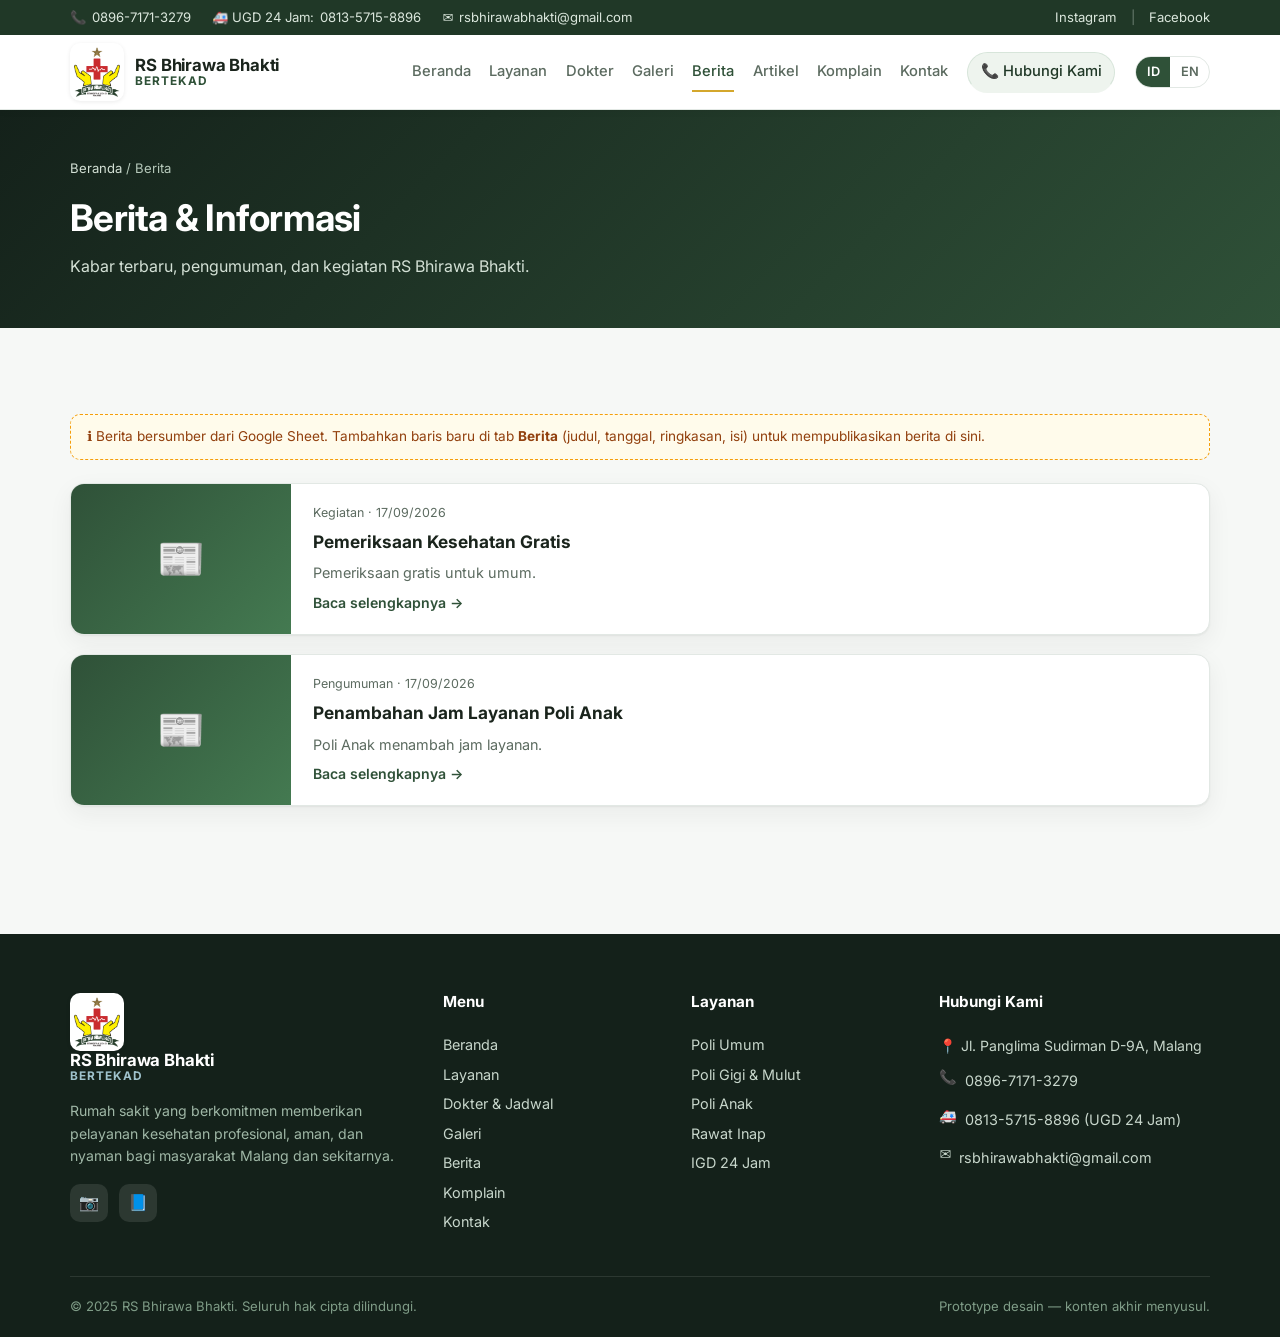
<file: berita.html>
<!DOCTYPE html>
<html lang="id">
<head>
  <meta charset="UTF-8" />
  <meta name="viewport" content="width=device-width, initial-scale=1.0" />
  <title>Berita — RS Bhirawa Bhakti</title>
  <meta name="description" content="Berita dan informasi terbaru RS Bhirawa Bhakti Malang." />
  <link rel="preconnect" href="https://fonts.googleapis.com" />
  <link rel="preconnect" href="https://fonts.gstatic.com" crossorigin />
  <link href="https://fonts.googleapis.com/css2?family=Inter:wght@400;500;600;700;800&display=swap" rel="stylesheet" />
  <link rel="stylesheet" href="assets/style.css" />
</head>
<body>

  <div class="topbar">
    <div class="container">
      <div>
        <span class="tb-item">📞 <a href="tel:089671713279">0896-7171-3279</a></span>
        <span class="tb-item">🚑 UGD 24 Jam: <a href="tel:081357158896">0813-5715-8896</a></span>
        <span class="tb-item">✉️ <a href="mailto:rsbhirawabhakti@gmail.com">rsbhirawabhakti@gmail.com</a></span>
      </div>
      <div class="tb-right">
        <a href="https://www.instagram.com/rs_bhirawa_bhakti/" target="_blank" rel="noopener">Instagram</a>
        <span class="sep">|</span>
        <a href="https://www.facebook.com/share/18qV29v5Db/?mibextid=wwXIfr" target="_blank" rel="noopener">Facebook</a>
      </div>
    </div>
  </div>

  <header class="site-header">
    <div class="container header-inner">
      <a href="index.html" class="brand">
        <span class="brand-logo"><img src="assets/logo.png" alt="Logo RS Bhirawa Bhakti"></span>
        <span class="brand-text">
          <strong>RS Bhirawa Bhakti</strong>
          <small>BERTEKAD</small>
        </span>
      </a>
      <nav class="main-nav" id="mainNav">
        <a href="index.html">Beranda</a>
        <a href="index.html#layanan">Layanan</a>
        <a href="dokter.html">Dokter</a>
        <a href="galeri.html">Galeri</a>
        <a href="berita.html" class="active">Berita</a>
        <a href="index.html#artikel">Artikel</a>
        <a href="komplain.html">Komplain</a>
        <a href="kontak.html">Kontak</a>
        <a href="tel:089671713279" class="nav-phone">📞 Hubungi Kami</a>
      </nav>
      <div class="lang-switch"><span class="lang active">ID</span><span class="lang" title="Segera">EN</span></div>
      <button class="nav-toggle" id="navToggle" aria-label="Buka menu">☰</button>
    </div>
  </header>

  <section class="page-hero">
    <div class="container">
      <div class="breadcrumb"><a href="index.html">Beranda</a> / Berita</div>
      <h1>Berita &amp; Informasi</h1>
      <p>Kabar terbaru, pengumuman, dan kegiatan RS Bhirawa Bhakti.</p>
    </div>
  </section>

  <section class="section">
    <div class="container">
      <div class="note-placeholder">ℹ️ Berita bersumber dari Google Sheet. Tambahkan baris baru di tab <b>Berita</b> (judul, tanggal, ringkasan, isi) untuk mempublikasikan berita di sini.</div>

      <!-- BERITA:MULAI -->
<div class="news-list">
<div class="card news-card" data-berita="0" role="button" tabindex="0">
  <div class="news-thumb">📰</div>
  <div class="news-body">
    <span class="meta">Kegiatan · 17/09/2026</span>
    <h3>Pemeriksaan Kesehatan Gratis</h3>
    <p>Pemeriksaan gratis untuk umum.</p>
    <span class="more">Baca selengkapnya →</span>
  </div>
</div>
<div class="card news-card" data-berita="1" role="button" tabindex="0">
  <div class="news-thumb">📰</div>
  <div class="news-body">
    <span class="meta">Pengumuman · 17/09/2026</span>
    <h3>Penambahan Jam Layanan Poli Anak</h3>
    <p>Poli Anak menambah jam layanan.</p>
    <span class="more">Baca selengkapnya →</span>
  </div>
</div>
</div>
<script>window.BERITA_DATA = [{"judul": "Pemeriksaan Kesehatan Gratis", "tanggal": "17/09/2026", "kategori": "Kegiatan", "ringkasan": "Pemeriksaan gratis untuk umum.", "isi": "Pemeriksaan gratis di RS Bhirawa Bhakti.Syarat: bawa KTP.", "foto": ""}, {"judul": "Penambahan Jam Layanan Poli Anak", "tanggal": "17/09/2026", "kategori": "Pengumuman", "ringkasan": "Poli Anak menambah jam layanan.", "isi": "Mulai bulan ini Poli Anak melayani lebih lama.", "foto": ""}];</script>
      <!-- BERITA:SELESAI -->
    </div>
  </section>

  <footer class="site-footer">
    <div class="container">
      <div class="foot-grid">
        <div class="foot-brand">
          <a href="index.html" class="brand" style="color:#fff;">
            <span class="brand-logo"><img src="assets/logo.png" alt="Logo RS Bhirawa Bhakti"></span>
            <span class="brand-text">
              <strong style="color:#fff;">RS Bhirawa Bhakti</strong>
              <small style="color:#9fc2cc;">BERTEKAD</small>
            </span>
          </a>
          <p>Rumah sakit yang berkomitmen memberikan pelayanan kesehatan profesional, aman, dan nyaman bagi masyarakat Malang dan sekitarnya.</p>
          <div class="social-row">
            <a href="https://www.instagram.com/rs_bhirawa_bhakti/" target="_blank" rel="noopener" title="Instagram">📷</a>
            <a href="https://www.facebook.com/share/18qV29v5Db/?mibextid=wwXIfr" target="_blank" rel="noopener" title="Facebook">📘</a>
          </div>
        </div>
        <div>
          <h4>Menu</h4>
          <a href="index.html">Beranda</a>
          <a href="index.html#layanan">Layanan</a>
          <a href="dokter.html">Dokter &amp; Jadwal</a>
          <a href="galeri.html">Galeri</a>
          <a href="berita.html">Berita</a>
          <a href="komplain.html">Komplain</a>
          <a href="kontak.html">Kontak</a>
        </div>
        <div>
          <h4>Layanan</h4>
          <a href="index.html#layanan">Poli Umum</a>
          <a href="index.html#layanan">Poli Gigi &amp; Mulut</a>
          <a href="index.html#layanan">Poli Anak</a>
          <a href="index.html#layanan">Rawat Inap</a>
          <a href="index.html#layanan">IGD 24 Jam</a>
        </div>
        <div>
          <h4>Hubungi Kami</h4>
          <ul class="foot-contact">
            <li>📍 Jl. Panglima Sudirman D-9A, Malang</li>
            <li>📞 <a href="tel:089671713279">0896-7171-3279</a></li>
            <li>🚑 <a href="tel:081357158896">0813-5715-8896 (UGD 24 Jam)</a></li>
            <li>✉️ <a href="mailto:rsbhirawabhakti@gmail.com">rsbhirawabhakti@gmail.com</a></li>
          </ul>
        </div>
      </div>
      <div class="foot-bottom">
        <span>© 2025 RS Bhirawa Bhakti. Seluruh hak cipta dilindungi.</span>
        <span>Prototype desain — konten akhir menyusul.</span>
      </div>
    </div>
  </footer>

  <!-- Modal berita (diisi JS dari window.BERITA_DATA) -->
  <div class="modal-overlay" id="beritaModal" hidden>
    <div class="modal modal-wide" role="dialog" aria-modal="true" aria-labelledby="bJudul">
      <button class="modal-close" id="beritaModalClose" aria-label="Tutup">✕</button>
      <div class="modal-photo" id="bFoto" hidden></div>
      <div class="modal-info" id="bMeta" hidden>
        <span class="mi-value" id="bMetaVal"></span>
      </div>
      <h3 id="bJudul"></h3>
      <div class="modal-article" id="bIsi"></div>
    </div>
  </div>

  <script src="assets/main.js"></script>
</body>
</html>
</file>
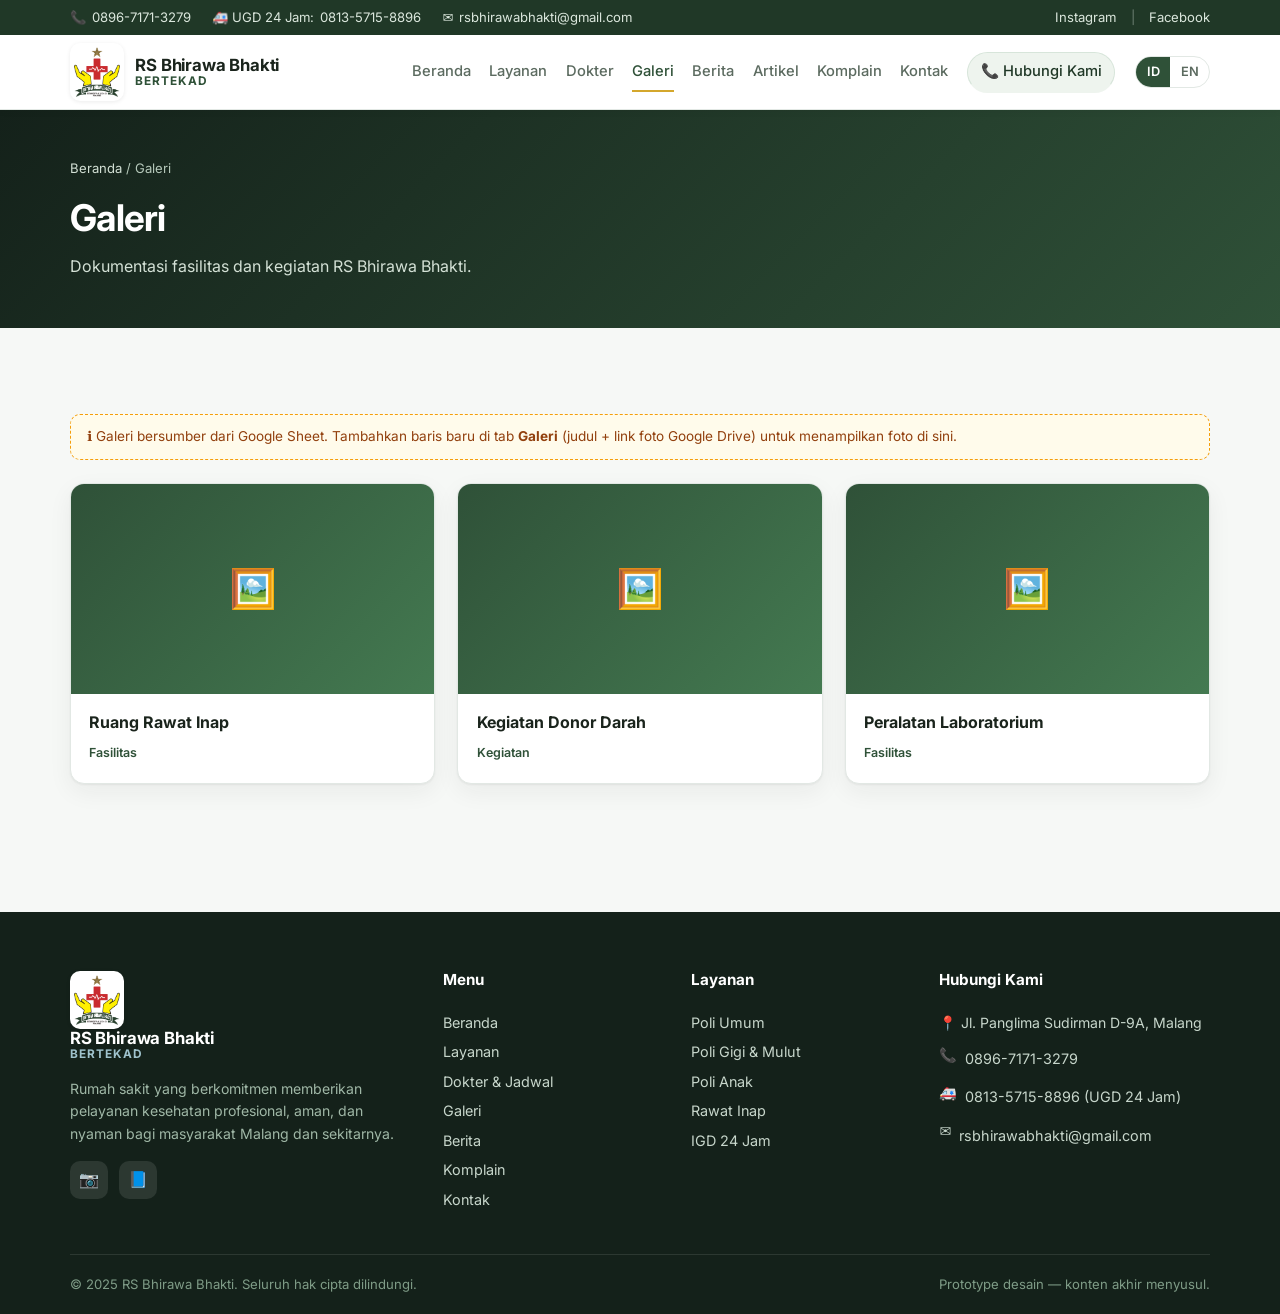
<file: galeri.html>
<!DOCTYPE html>
<html lang="id">
<head>
  <meta charset="UTF-8" />
  <meta name="viewport" content="width=device-width, initial-scale=1.0" />
  <title>Galeri — RS Bhirawa Bhakti</title>
  <meta name="description" content="Galeri foto fasilitas dan kegiatan RS Bhirawa Bhakti Malang." />
  <link rel="preconnect" href="https://fonts.googleapis.com" />
  <link rel="preconnect" href="https://fonts.gstatic.com" crossorigin />
  <link href="https://fonts.googleapis.com/css2?family=Inter:wght@400;500;600;700;800&display=swap" rel="stylesheet" />
  <link rel="stylesheet" href="assets/style.css" />
</head>
<body>

  <div class="topbar">
    <div class="container">
      <div>
        <span class="tb-item">📞 <a href="tel:089671713279">0896-7171-3279</a></span>
        <span class="tb-item">🚑 UGD 24 Jam: <a href="tel:081357158896">0813-5715-8896</a></span>
        <span class="tb-item">✉️ <a href="mailto:rsbhirawabhakti@gmail.com">rsbhirawabhakti@gmail.com</a></span>
      </div>
      <div class="tb-right">
        <a href="https://www.instagram.com/rs_bhirawa_bhakti/" target="_blank" rel="noopener">Instagram</a>
        <span class="sep">|</span>
        <a href="https://www.facebook.com/share/18qV29v5Db/?mibextid=wwXIfr" target="_blank" rel="noopener">Facebook</a>
      </div>
    </div>
  </div>

  <header class="site-header">
    <div class="container header-inner">
      <a href="index.html" class="brand">
        <span class="brand-logo"><img src="assets/logo.png" alt="Logo RS Bhirawa Bhakti"></span>
        <span class="brand-text">
          <strong>RS Bhirawa Bhakti</strong>
          <small>BERTEKAD</small>
        </span>
      </a>
      <nav class="main-nav" id="mainNav">
        <a href="index.html">Beranda</a>
        <a href="index.html#layanan">Layanan</a>
        <a href="dokter.html">Dokter</a>
        <a href="galeri.html" class="active">Galeri</a>
        <a href="berita.html">Berita</a>
        <a href="index.html#artikel">Artikel</a>
        <a href="komplain.html">Komplain</a>
        <a href="kontak.html">Kontak</a>
        <a href="tel:089671713279" class="nav-phone">📞 Hubungi Kami</a>
      </nav>
      <div class="lang-switch"><span class="lang active">ID</span><span class="lang" title="Segera">EN</span></div>
      <button class="nav-toggle" id="navToggle" aria-label="Buka menu">☰</button>
    </div>
  </header>

  <section class="page-hero">
    <div class="container">
      <div class="breadcrumb"><a href="index.html">Beranda</a> / Galeri</div>
      <h1>Galeri</h1>
      <p>Dokumentasi fasilitas dan kegiatan RS Bhirawa Bhakti.</p>
    </div>
  </section>

  <section class="section">
    <div class="container">
      <div class="note-placeholder">ℹ️ Galeri bersumber dari Google Sheet. Tambahkan baris baru di tab <b>Galeri</b> (judul + link foto Google Drive) untuk menampilkan foto di sini.</div>

      <!-- GALERI:MULAI -->
<div class="gallery-grid">
<div class="card gallery-item" data-galeri="0" role="button" tabindex="0">
  <div class="gallery-thumb">🖼️</div>
  <div class="gallery-cap">
    <h3>Ruang Rawat Inap</h3>
    <span class="gallery-cat">Fasilitas</span>
  </div>
</div>
<div class="card gallery-item" data-galeri="1" role="button" tabindex="0">
  <div class="gallery-thumb">🖼️</div>
  <div class="gallery-cap">
    <h3>Kegiatan Donor Darah</h3>
    <span class="gallery-cat">Kegiatan</span>
  </div>
</div>
<div class="card gallery-item" data-galeri="2" role="button" tabindex="0">
  <div class="gallery-thumb">🖼️</div>
  <div class="gallery-cap">
    <h3>Peralatan Laboratorium</h3>
    <span class="gallery-cat">Fasilitas</span>
  </div>
</div>
</div>
<script>window.GALERI_DATA = [{"judul": "Ruang Rawat Inap", "kategori": "Fasilitas", "deskripsi": "Kamar perawatan yang nyaman.", "tanggal": "17/09/2026", "foto": ""}, {"judul": "Kegiatan Donor Darah", "kategori": "Kegiatan", "deskripsi": "Kegiatan donor darah rutin.", "tanggal": "17/09/2026", "foto": ""}, {"judul": "Peralatan Laboratorium", "kategori": "Fasilitas", "deskripsi": "Peralatan laboratorium modern.", "tanggal": "17/09/2026", "foto": ""}];</script>
      <!-- GALERI:SELESAI -->
    </div>
  </section>

  <footer class="site-footer">
    <div class="container">
      <div class="foot-grid">
        <div class="foot-brand">
          <a href="index.html" class="brand" style="color:#fff;">
            <span class="brand-logo"><img src="assets/logo.png" alt="Logo RS Bhirawa Bhakti"></span>
            <span class="brand-text">
              <strong style="color:#fff;">RS Bhirawa Bhakti</strong>
              <small style="color:#9fc2cc;">BERTEKAD</small>
            </span>
          </a>
          <p>Rumah sakit yang berkomitmen memberikan pelayanan kesehatan profesional, aman, dan nyaman bagi masyarakat Malang dan sekitarnya.</p>
          <div class="social-row">
            <a href="https://www.instagram.com/rs_bhirawa_bhakti/" target="_blank" rel="noopener" title="Instagram">📷</a>
            <a href="https://www.facebook.com/share/18qV29v5Db/?mibextid=wwXIfr" target="_blank" rel="noopener" title="Facebook">📘</a>
          </div>
        </div>
        <div>
          <h4>Menu</h4>
          <a href="index.html">Beranda</a>
          <a href="index.html#layanan">Layanan</a>
          <a href="dokter.html">Dokter &amp; Jadwal</a>
          <a href="galeri.html">Galeri</a>
          <a href="berita.html">Berita</a>
          <a href="komplain.html">Komplain</a>
          <a href="kontak.html">Kontak</a>
        </div>
        <div>
          <h4>Layanan</h4>
          <a href="index.html#layanan">Poli Umum</a>
          <a href="index.html#layanan">Poli Gigi &amp; Mulut</a>
          <a href="index.html#layanan">Poli Anak</a>
          <a href="index.html#layanan">Rawat Inap</a>
          <a href="index.html#layanan">IGD 24 Jam</a>
        </div>
        <div>
          <h4>Hubungi Kami</h4>
          <ul class="foot-contact">
            <li>📍 Jl. Panglima Sudirman D-9A, Malang</li>
            <li>📞 <a href="tel:089671713279">0896-7171-3279</a></li>
            <li>🚑 <a href="tel:081357158896">0813-5715-8896 (UGD 24 Jam)</a></li>
            <li>✉️ <a href="mailto:rsbhirawabhakti@gmail.com">rsbhirawabhakti@gmail.com</a></li>
          </ul>
        </div>
      </div>
      <div class="foot-bottom">
        <span>© 2025 RS Bhirawa Bhakti. Seluruh hak cipta dilindungi.</span>
        <span>Prototype desain — konten akhir menyusul.</span>
      </div>
    </div>
  </footer>

  <!-- Lightbox galeri (diisi JS dari window.GALERI_DATA) -->
  <div class="modal-overlay" id="galeriModal" hidden>
    <div class="modal modal-wide" role="dialog" aria-modal="true" aria-labelledby="gNama">
      <button class="modal-close" id="galeriModalClose" aria-label="Tutup">✕</button>
      <div class="modal-photo" id="gFoto" hidden></div>
      <h3 id="gNama"></h3>
      <div class="modal-info" id="gMeta" hidden>
        <span class="mi-value" id="gMetaVal"></span>
      </div>
      <p class="modal-desc" id="gDeskripsi"></p>
    </div>
  </div>

  <script src="assets/main.js"></script>
</body>
</html>
</file>
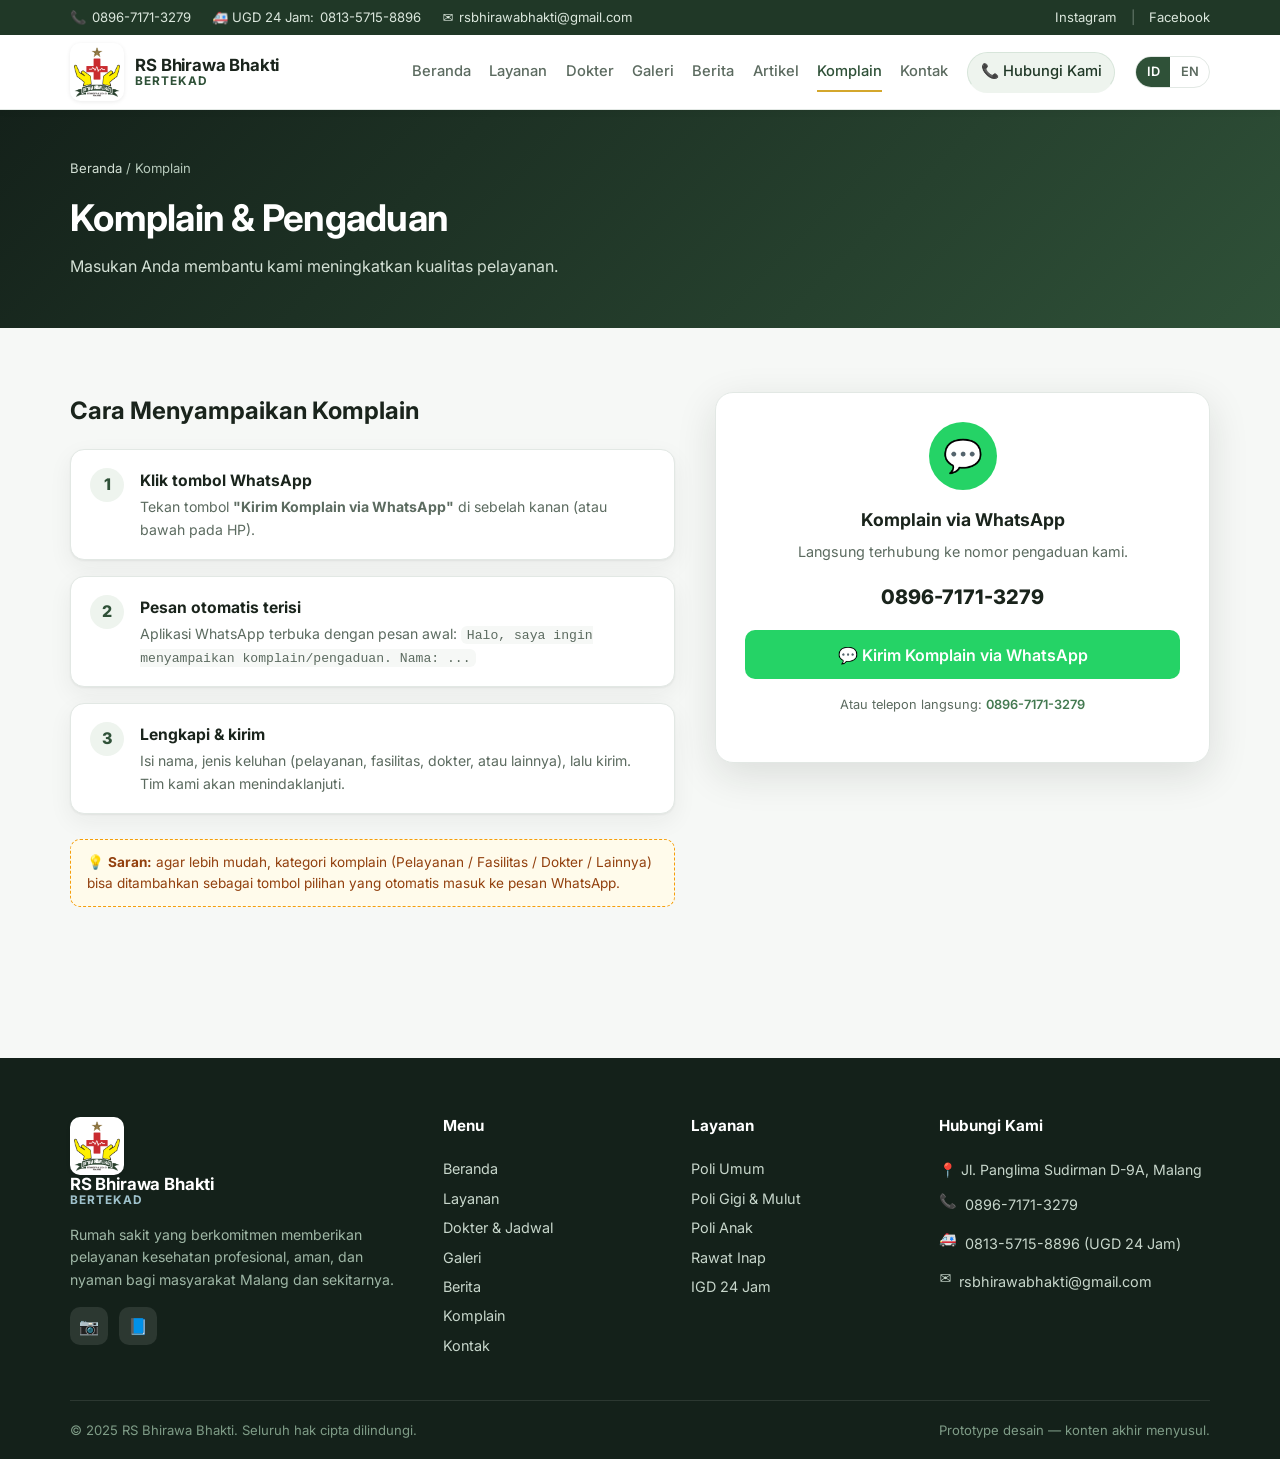
<file: komplain.html>
<!DOCTYPE html>
<html lang="id">
<head>
  <meta charset="UTF-8" />
  <meta name="viewport" content="width=device-width, initial-scale=1.0" />
  <title>Komplain &amp; Pengaduan — RS Bhirawa Bhakti</title>
  <meta name="description" content="Sampaikan komplain atau pengaduan pelayanan RS Bhirawa Bhakti melalui WhatsApp." />
  <link rel="preconnect" href="https://fonts.googleapis.com" />
  <link rel="preconnect" href="https://fonts.gstatic.com" crossorigin />
  <link href="https://fonts.googleapis.com/css2?family=Inter:wght@400;500;600;700;800&display=swap" rel="stylesheet" />
  <link rel="stylesheet" href="assets/style.css" />
</head>
<body>

  <div class="topbar">
    <div class="container">
      <div>
        <span class="tb-item">📞 <a href="tel:089671713279">0896-7171-3279</a></span>
        <span class="tb-item">🚑 UGD 24 Jam: <a href="tel:081357158896">0813-5715-8896</a></span>
        <span class="tb-item">✉️ <a href="mailto:rsbhirawabhakti@gmail.com">rsbhirawabhakti@gmail.com</a></span>
      </div>
      <div class="tb-right">
        <a href="https://www.instagram.com/rs_bhirawa_bhakti/" target="_blank" rel="noopener">Instagram</a>
        <span class="sep">|</span>
        <a href="https://www.facebook.com/share/18qV29v5Db/?mibextid=wwXIfr" target="_blank" rel="noopener">Facebook</a>
      </div>
    </div>
  </div>

  <header class="site-header">
    <div class="container header-inner">
      <a href="index.html" class="brand">
        <span class="brand-logo"><img src="assets/logo.png" alt="Logo RS Bhirawa Bhakti"></span>
        <span class="brand-text">
          <strong>RS Bhirawa Bhakti</strong>
          <small>BERTEKAD</small>
        </span>
      </a>
      <nav class="main-nav" id="mainNav">
        <a href="index.html">Beranda</a>
        <a href="index.html#layanan">Layanan</a>
        <a href="dokter.html">Dokter</a>
        <a href="galeri.html">Galeri</a>
        <a href="berita.html">Berita</a>
        <a href="index.html#artikel">Artikel</a>
        <a href="komplain.html" class="active">Komplain</a>
        <a href="kontak.html">Kontak</a>
        <a href="tel:089671713279" class="nav-phone">📞 Hubungi Kami</a>
      </nav>
      <div class="lang-switch"><span class="lang active">ID</span><span class="lang" title="Segera">EN</span></div>
      <button class="nav-toggle" id="navToggle" aria-label="Buka menu">☰</button>
    </div>
  </header>

  <section class="page-hero">
    <div class="container">
      <div class="breadcrumb"><a href="index.html">Beranda</a> / Komplain</div>
      <h1>Komplain &amp; Pengaduan</h1>
      <p>Masukan Anda membantu kami meningkatkan kualitas pelayanan.</p>
    </div>
  </section>

  <section class="section">
    <div class="container complaint-layout">
      <div>
        <h2 style="margin-bottom:1.2rem;">Cara Menyampaikan Komplain</h2>
        <div class="steps">
          <div class="step">
            <span class="num"></span>
            <div>
              <h3>Klik tombol WhatsApp</h3>
              <p>Tekan tombol <b>"Kirim Komplain via WhatsApp"</b> di sebelah kanan (atau bawah pada HP).</p>
            </div>
          </div>
          <div class="step">
            <span class="num"></span>
            <div>
              <h3>Pesan otomatis terisi</h3>
              <p>Aplikasi WhatsApp terbuka dengan pesan awal: <code>Halo, saya ingin menyampaikan komplain/pengaduan. Nama: ...</code></p>
            </div>
          </div>
          <div class="step">
            <span class="num"></span>
            <div>
              <h3>Lengkapi &amp; kirim</h3>
              <p>Isi nama, jenis keluhan (pelayanan, fasilitas, dokter, atau lainnya), lalu kirim. Tim kami akan menindaklanjuti.</p>
            </div>
          </div>
        </div>

        <div class="note-placeholder" style="margin-top:1.6rem;">
          💡 <b>Saran:</b> agar lebih mudah, kategori komplain (Pelayanan / Fasilitas / Dokter / Lainnya) bisa ditambahkan sebagai tombol pilihan yang otomatis masuk ke pesan WhatsApp.
        </div>
      </div>

      <div class="wa-panel">
        <div class="wa-logo">💬</div>
        <h3>Komplain via WhatsApp</h3>
        <p>Langsung terhubung ke nomor pengaduan kami.</p>
        <div class="num">0896-7171-3279</div>
        <a class="btn btn-wa btn-lg"
           href="https://wa.me/6289671713279?text=Halo%2C%20saya%20ingin%20menyampaikan%20komplain%2Fpengaduan.%0ANama%3A%20"
           target="_blank" rel="noopener">
          💬 Kirim Komplain via WhatsApp
        </a>
        <p style="margin-top:1rem; font-size:.8rem;">Atau telepon langsung: <a href="tel:089671713279" style="color:var(--primary-600); font-weight:600;">0896-7171-3279</a></p>
      </div>
    </div>
  </section>

  <footer class="site-footer">
    <div class="container">
      <div class="foot-grid">
        <div class="foot-brand">
          <a href="index.html" class="brand" style="color:#fff;">
            <span class="brand-logo"><img src="assets/logo.png" alt="Logo RS Bhirawa Bhakti"></span>
            <span class="brand-text">
              <strong style="color:#fff;">RS Bhirawa Bhakti</strong>
              <small style="color:#9fc2cc;">BERTEKAD</small>
            </span>
          </a>
          <p>Rumah sakit yang berkomitmen memberikan pelayanan kesehatan profesional, aman, dan nyaman bagi masyarakat Malang dan sekitarnya.</p>
          <div class="social-row">
            <a href="https://www.instagram.com/rs_bhirawa_bhakti/" target="_blank" rel="noopener" title="Instagram">📷</a>
            <a href="https://www.facebook.com/share/18qV29v5Db/?mibextid=wwXIfr" target="_blank" rel="noopener" title="Facebook">📘</a>
          </div>
        </div>
        <div>
          <h4>Menu</h4>
          <a href="index.html">Beranda</a>
          <a href="index.html#layanan">Layanan</a>
          <a href="dokter.html">Dokter &amp; Jadwal</a>
          <a href="galeri.html">Galeri</a>
          <a href="berita.html">Berita</a>
          <a href="komplain.html">Komplain</a>
          <a href="kontak.html">Kontak</a>
        </div>
        <div>
          <h4>Layanan</h4>
          <a href="#">Poli Umum</a>
          <a href="#">Poli Gigi &amp; Mulut</a>
          <a href="#">Poli Anak</a>
          <a href="#">Rawat Inap</a>
          <a href="#">IGD 24 Jam</a>
        </div>
        <div>
          <h4>Hubungi Kami</h4>
          <ul class="foot-contact">
            <li>📍 Jl. Panglima Sudirman D-9A, Malang</li>
            <li>📞 <a href="tel:089671713279">0896-7171-3279</a></li>
            <li>🚑 <a href="tel:081357158896">0813-5715-8896 (UGD 24 Jam)</a></li>
            <li>✉️ <a href="mailto:rsbhirawabhakti@gmail.com">rsbhirawabhakti@gmail.com</a></li>
          </ul>
        </div>
      </div>
      <div class="foot-bottom">
        <span>© 2025 RS Bhirawa Bhakti. Seluruh hak cipta dilindungi.</span>
        <span>Prototype desain — konten akhir menyusul.</span>
      </div>
    </div>
  </footer>

  <script src="assets/main.js"></script>
</body>
</html>
</file>
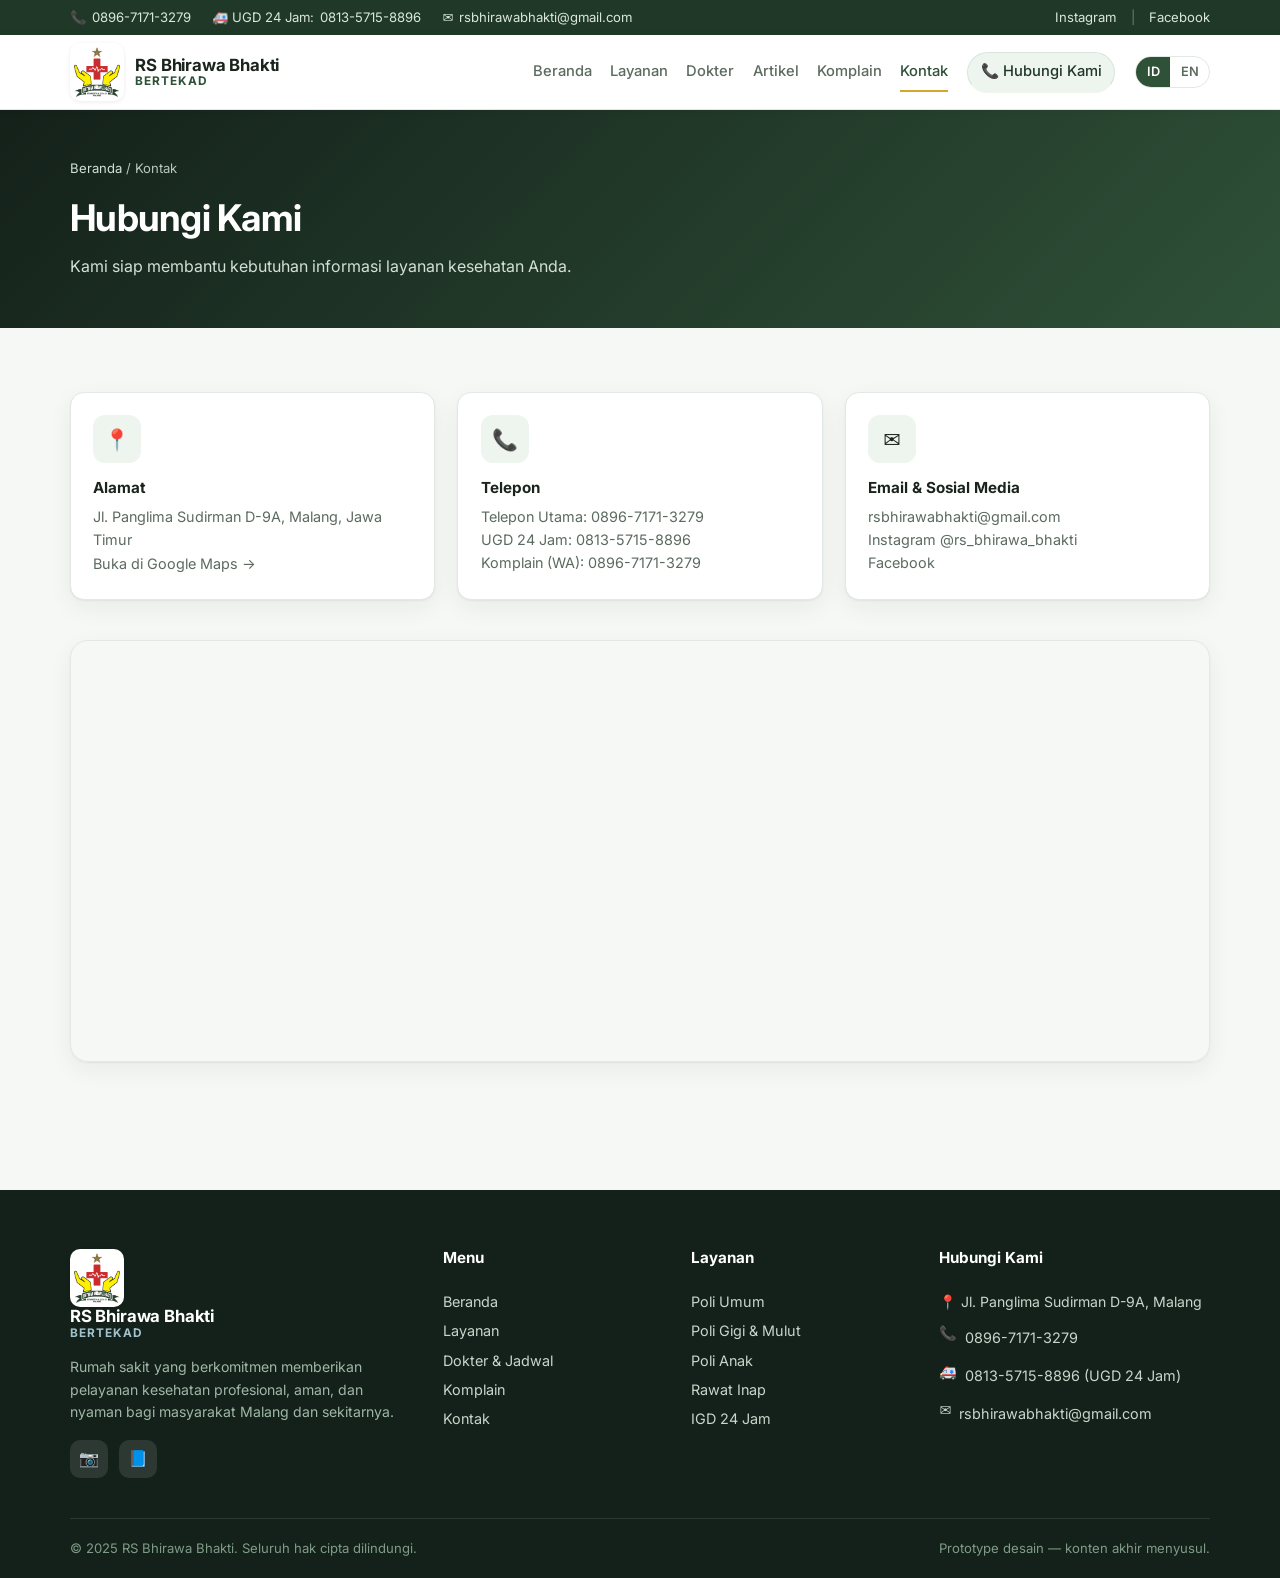
<file: kontak.html>
<!DOCTYPE html>
<html lang="id">
<head>
  <meta charset="UTF-8" />
  <meta name="viewport" content="width=device-width, initial-scale=1.0" />
  <title>Kontak — RS Bhirawa Bhakti</title>
  <meta name="description" content="Hubungi RS Bhirawa Bhakti — alamat, telepon, email, dan peta lokasi di Jl. Panglima Sudirman D-9A, Malang." />
  <link rel="preconnect" href="https://fonts.googleapis.com" />
  <link rel="preconnect" href="https://fonts.gstatic.com" crossorigin />
  <link href="https://fonts.googleapis.com/css2?family=Inter:wght@400;500;600;700;800&display=swap" rel="stylesheet" />
  <link rel="stylesheet" href="assets/style.css" />
</head>
<body>

  <div class="topbar">
    <div class="container">
      <div>
        <span class="tb-item">📞 <a href="tel:089671713279">0896-7171-3279</a></span>
        <span class="tb-item">🚑 UGD 24 Jam: <a href="tel:081357158896">0813-5715-8896</a></span>
        <span class="tb-item">✉️ <a href="mailto:rsbhirawabhakti@gmail.com">rsbhirawabhakti@gmail.com</a></span>
      </div>
      <div class="tb-right">
        <a href="https://www.instagram.com/rs_bhirawa_bhakti/" target="_blank" rel="noopener">Instagram</a>
        <span class="sep">|</span>
        <a href="https://www.facebook.com/share/18qV29v5Db/?mibextid=wwXIfr" target="_blank" rel="noopener">Facebook</a>
      </div>
    </div>
  </div>

  <header class="site-header">
    <div class="container header-inner">
      <a href="index.html" class="brand">
        <span class="brand-logo"><img src="assets/logo.png" alt="Logo RS Bhirawa Bhakti"></span>
        <span class="brand-text">
          <strong>RS Bhirawa Bhakti</strong>
          <small>BERTEKAD</small>
        </span>
      </a>
      <nav class="main-nav" id="mainNav">
        <a href="index.html">Beranda</a>
        <a href="index.html#layanan">Layanan</a>
        <a href="dokter.html">Dokter</a>
        <a href="index.html#artikel">Artikel</a>
        <a href="komplain.html">Komplain</a>
        <a href="kontak.html" class="active">Kontak</a>
        <a href="tel:089671713279" class="nav-phone">📞 Hubungi Kami</a>
      </nav>
      <div class="lang-switch"><span class="lang active">ID</span><span class="lang" title="Segera">EN</span></div>
      <button class="nav-toggle" id="navToggle" aria-label="Buka menu">☰</button>
    </div>
  </header>

  <section class="page-hero">
    <div class="container">
      <div class="breadcrumb"><a href="index.html">Beranda</a> / Kontak</div>
      <h1>Hubungi Kami</h1>
      <p>Kami siap membantu kebutuhan informasi layanan kesehatan Anda.</p>
    </div>
  </section>

  <section class="section">
    <div class="container">
      <div class="contact-cards">
        <div class="card contact-card">
          <div class="icon">📍</div>
          <h3>Alamat</h3>
          <p>Jl. Panglima Sudirman D-9A, Malang, Jawa Timur</p>
          <a href="https://maps.google.com/?q=-7.975871838139282,112.63889757441599" target="_blank" rel="noopener">Buka di Google Maps →</a>
        </div>
        <div class="card contact-card">
          <div class="icon">📞</div>
          <h3>Telepon</h3>
          <p>Telepon Utama: <a href="tel:089671713279">0896-7171-3279</a></p>
          <p>UGD 24 Jam: <a href="tel:081357158896">0813-5715-8896</a></p>
          <p>Komplain (WA): <a href="https://wa.me/6289671713279" target="_blank" rel="noopener">0896-7171-3279</a></p>
        </div>
        <div class="card contact-card">
          <div class="icon">✉️</div>
          <h3>Email &amp; Sosial Media</h3>
          <p><a href="mailto:rsbhirawabhakti@gmail.com">rsbhirawabhakti@gmail.com</a></p>
          <p><a href="https://www.instagram.com/rs_bhirawa_bhakti/" target="_blank" rel="noopener">Instagram @rs_bhirawa_bhakti</a></p>
          <p><a href="https://www.facebook.com/share/18qV29v5Db/?mibextid=wwXIfr" target="_blank" rel="noopener">Facebook</a></p>
        </div>
      </div>

      <div class="map-wrap">
        <iframe
          src="https://maps.google.com/maps?q=-7.975871838139282,112.63889757441599&z=16&output=embed"
          loading="lazy"
          referrerpolicy="no-referrer-when-downgrade"
          title="Lokasi RS Bhirawa Bhakti"></iframe>
      </div>
    </div>
  </section>

  <footer class="site-footer">
    <div class="container">
      <div class="foot-grid">
        <div class="foot-brand">
          <a href="index.html" class="brand" style="color:#fff;">
            <span class="brand-logo"><img src="assets/logo.png" alt="Logo RS Bhirawa Bhakti"></span>
            <span class="brand-text">
              <strong style="color:#fff;">RS Bhirawa Bhakti</strong>
              <small style="color:#9fc2cc;">BERTEKAD</small>
            </span>
          </a>
          <p>Rumah sakit yang berkomitmen memberikan pelayanan kesehatan profesional, aman, dan nyaman bagi masyarakat Malang dan sekitarnya.</p>
          <div class="social-row">
            <a href="https://www.instagram.com/rs_bhirawa_bhakti/" target="_blank" rel="noopener" title="Instagram">📷</a>
            <a href="https://www.facebook.com/share/18qV29v5Db/?mibextid=wwXIfr" target="_blank" rel="noopener" title="Facebook">📘</a>
          </div>
        </div>
        <div>
          <h4>Menu</h4>
          <a href="index.html">Beranda</a>
          <a href="index.html#layanan">Layanan</a>
          <a href="dokter.html">Dokter &amp; Jadwal</a>
          <a href="komplain.html">Komplain</a>
          <a href="kontak.html">Kontak</a>
        </div>
        <div>
          <h4>Layanan</h4>
          <a href="#">Poli Umum</a>
          <a href="#">Poli Gigi &amp; Mulut</a>
          <a href="#">Poli Anak</a>
          <a href="#">Rawat Inap</a>
          <a href="#">IGD 24 Jam</a>
        </div>
        <div>
          <h4>Hubungi Kami</h4>
          <ul class="foot-contact">
            <li>📍 Jl. Panglima Sudirman D-9A, Malang</li>
            <li>📞 <a href="tel:089671713279">0896-7171-3279</a></li>
            <li>🚑 <a href="tel:081357158896">0813-5715-8896 (UGD 24 Jam)</a></li>
            <li>✉️ <a href="mailto:rsbhirawabhakti@gmail.com">rsbhirawabhakti@gmail.com</a></li>
          </ul>
        </div>
      </div>
      <div class="foot-bottom">
        <span>© 2025 RS Bhirawa Bhakti. Seluruh hak cipta dilindungi.</span>
        <span>Prototype desain — konten akhir menyusul.</span>
      </div>
    </div>
  </footer>

  <script src="assets/main.js"></script>
</body>
</html>
</file>
<file: assets/style.css>
/* ==========================================================================
   RS Bhirawa Bhakti — Prototype Stylesheet
   Tema: Nuansa TNI (hijau tentara) + aksen emas & merah (sesuai logo).
   Prototype desain (placeholder foto/dokter). Data asli menyusul.
   ========================================================================== */

:root {
  --primary: #2f5138;
  --primary-600: #447a51;
  --primary-700: #2f5138;
  --primary-800: #203827;
  --primary-50: #eef4ee;
  --accent: #d4a72c;
  --accent-600: #b8891f;
  --danger: #c92b2f;
  --danger-600: #a92024;
  --ink: #1a241c;
  --muted: #5c6b60;
  --bg: #f6f8f6;
  --card: #ffffff;
  --border: #e2e8e4;
  --radius: 14px;
  --shadow: 0 1px 2px rgba(26, 36, 28, .06), 0 8px 24px rgba(26, 36, 28, .06);
  --shadow-lg: 0 12px 40px rgba(26, 36, 28, .12);
  --font: "Inter", "Poppins", system-ui, -apple-system, "Segoe UI", Roboto, sans-serif;
}

* { box-sizing: border-box; margin: 0; padding: 0; }

html { scroll-behavior: smooth; }

body {
  font-family: var(--font);
  color: var(--ink);
  background: var(--bg);
  line-height: 1.6;
  -webkit-font-smoothing: antialiased;
}

img { max-width: 100%; display: block; }
a { color: inherit; text-decoration: none; }
ul { list-style: none; }

.container { width: min(1140px, 92%); margin: 0 auto; }

/* ---------- Top bar ---------- */
.topbar {
  background: var(--primary-800);
  color: #dbe7dd;
  font-size: .82rem;
}
.topbar .container {
  display: flex; justify-content: space-between; align-items: center;
  gap: 1rem; padding: .45rem 0; flex-wrap: wrap;
}
.topbar a { color: #dbe7dd; }
.topbar a:hover { color: #fff; }
.topbar .tb-item { display: inline-flex; align-items: center; gap: .35rem; margin-right: 1.1rem; }
.topbar .tb-right { display: flex; gap: .9rem; align-items: center; }
.topbar .sep { opacity: .4; }

/* ---------- Header ---------- */
.site-header {
  background: var(--card);
  border-bottom: 1px solid var(--border);
  position: sticky; top: 0; z-index: 50;
  box-shadow: 0 1px 8px rgba(26,36,28,.05);
}
.header-inner { display: flex; align-items: center; gap: 1.25rem; height: 74px; }
.brand { display: flex; align-items: center; gap: .7rem; }
.brand-logo {
  width: 54px; height: 58px; flex: none;
  display: flex; align-items: center; justify-content: center;
  background: #fff; border-radius: 10px; padding: 4px;
  box-shadow: 0 1px 4px rgba(0,0,0,.08);
}
.brand-logo img { max-width: 100%; max-height: 100%; object-fit: contain; }
.brand-text { display: flex; flex-direction: column; line-height: 1.15; }
.brand-text strong { font-size: 1.05rem; letter-spacing: -.01em; color: var(--ink); }
.brand-text small { color: var(--primary-700); font-size: .74rem; font-weight: 700; letter-spacing: .08em; }

.main-nav { display: flex; align-items: center; gap: 1.15rem; margin-left: auto; }
.main-nav a {
  font-size: .92rem; font-weight: 500; color: var(--muted); padding: .4rem 0;
  border-bottom: 2px solid transparent; white-space: nowrap;
}
.main-nav a:hover { color: var(--primary-700); }
.main-nav a.active { color: var(--primary-700); border-bottom-color: var(--accent); }
.nav-phone {
  background: var(--primary-50); color: var(--primary-800) !important;
  padding: .45rem .8rem !important; border-radius: 999px; border: 1px solid #d7e5da;
  font-weight: 600;
}

.lang-switch {
  display: flex; border: 1px solid var(--border); border-radius: 999px; overflow: hidden; flex: none;
}
.lang-switch .lang {
  padding: .3rem .65rem; font-size: .8rem; font-weight: 600; cursor: pointer; color: var(--muted);
}
.lang-switch .lang.active { background: var(--primary-700); color: #fff; }

.nav-toggle {
  display: none; background: none; border: 1px solid var(--border);
  border-radius: 8px; font-size: 1.2rem; padding: .3rem .6rem; cursor: pointer; color: var(--ink);
}

/* ---------- Buttons ---------- */
.btn {
  display: inline-flex; align-items: center; gap: .5rem; justify-content: center;
  padding: .75rem 1.4rem; border-radius: 10px; font-weight: 600; font-size: .95rem;
  border: 1px solid transparent; cursor: pointer; transition: .18s ease; line-height: 1;
}
.btn-primary { background: var(--primary-700); color: #fff; }
.btn-primary:hover { background: var(--primary-800); transform: translateY(-1px); box-shadow: var(--shadow); }
.btn-accent { background: var(--accent-600); color: #fff; }
.btn-accent:hover { background: #9a7319; transform: translateY(-1px); box-shadow: var(--shadow); }
.btn-wa { background: #25d366; color: #fff; }
.btn-wa:hover { background: #1eb85a; transform: translateY(-1px); box-shadow: var(--shadow); }
.btn-outline { background: #fff; color: var(--primary-700); border-color: var(--primary-600); }
.btn-outline:hover { background: var(--primary-50); }
.btn-ghost-light { background: rgba(255,255,255,.14); color: #fff; border-color: rgba(255,255,255,.4); }
.btn-ghost-light:hover { background: rgba(255,255,255,.24); }
.btn-lg { padding: .95rem 1.8rem; font-size: 1rem; }

/* ---------- Hero ---------- */
.hero {
  position: relative; color: #fff;
  background:
    radial-gradient(900px 420px at 85% -10%, rgba(212,167,44,.30), transparent 60%),
    linear-gradient(135deg, #14211a 0%, var(--primary-800) 55%, var(--primary-600) 100%);
  overflow: hidden;
}
.hero .container { position: relative; padding: 4.5rem 0 5rem; z-index: 2; }
.hero-grid { display: grid; grid-template-columns: 1.15fr .85fr; gap: 3rem; align-items: center; }
.hero-badge {
  display: inline-flex; align-items: center; gap: .5rem; background: rgba(255,255,255,.14);
  border: 1px solid rgba(255,255,255,.25); padding: .4rem .9rem; border-radius: 999px;
  font-size: .82rem; font-weight: 500; margin-bottom: 1.2rem;
}
.hero h1 { font-size: clamp(1.9rem, 4.2vw, 3rem); line-height: 1.15; letter-spacing: -.02em; margin-bottom: 1rem; }
.hero h1 span { color: #f3d376; }
.hero p.lead { font-size: 1.1rem; color: #dfe8e0; max-width: 46ch; margin-bottom: 1.8rem; }
.hero-cta { display: flex; gap: .8rem; flex-wrap: wrap; }

.emergency-card {
  background: #fff; color: var(--ink); border-radius: 18px; padding: 1.4rem;
  box-shadow: var(--shadow-lg); border: 1px solid rgba(255,255,255,.4);
}
.emergency-card .ec-head { display: flex; align-items: center; gap: .6rem; margin-bottom: .8rem; }
.ec-icon { width: 40px; height: 40px; border-radius: 10px; background: #fdeaea; color: var(--danger); display: grid; place-items: center; font-size: 1.2rem; }
.emergency-card h3 { font-size: 1rem; color: var(--danger); }
.emergency-card .ec-phone { font-size: 1.5rem; font-weight: 800; letter-spacing: -.01em; }
.emergency-card .ec-note { font-size: .82rem; color: var(--muted); margin: .2rem 0 .9rem; }
.emergency-card .ec-row { display: flex; justify-content: space-between; font-size: .86rem; border-top: 1px solid var(--border); padding-top: .55rem; margin-top: .55rem; }

.hero-stats { display: flex; gap: 2rem; margin-top: 2.6rem; }
.hero-stats .stat b { font-size: 1.6rem; display: block; color: #fff; }
.hero-stats .stat span { color: #c3d2c6; font-size: .85rem; }

/* ---------- Section scaffolding ---------- */
.section { padding: 4rem 0; }
.section-alt { background: #fff; }
.section-head { text-align: center; max-width: 640px; margin: 0 auto 2.6rem; }
.eyebrow { display: inline-block; color: var(--accent-600); font-weight: 700; font-size: .8rem; letter-spacing: .12em; text-transform: uppercase; margin-bottom: .5rem; }
.section-head h2 { font-size: clamp(1.5rem, 3vw, 2.1rem); letter-spacing: -.02em; margin-bottom: .6rem; }
.section-head p { color: var(--muted); }

/* ---------- Service cards ---------- */
.grid { display: grid; gap: 1.4rem; }
.grid-4 { grid-template-columns: repeat(4, 1fr); }
.grid-3 { grid-template-columns: repeat(3, 1fr); }
.grid-2 { grid-template-columns: repeat(2, 1fr); }

.card {
  background: var(--card); border: 1px solid var(--border); border-radius: var(--radius);
  padding: 1.4rem; box-shadow: var(--shadow); transition: .2s ease;
}
.card:hover { transform: translateY(-4px); box-shadow: var(--shadow-lg); border-color: #d6e3d8; }
.service-card .icon {
  width: 52px; height: 52px; border-radius: 12px; display: grid; place-items: center;
  font-size: 1.5rem; background: var(--primary-50); margin-bottom: 1rem;
}
.service-card h3 { font-size: 1.02rem; margin-bottom: .4rem; }
.service-card p { color: var(--muted); font-size: .9rem; }
.service-card { cursor: pointer; }
.service-card:hover { border-color: var(--primary-400); }
.service-more { display: inline-block; margin-top: .65rem; color: var(--primary-700); font-weight: 600; font-size: .82rem; }

/* ---------- Doctors ---------- */
.doctor-card { text-align: center; }
.doctor-grid { display: grid; grid-template-columns: repeat(auto-fill, minmax(250px, 1fr)); gap: 1.4rem; }
.doctor-scroll {
  display: flex;
  gap: 1.2rem;
  overflow-x: auto;
  padding: .5rem .25rem 1.1rem;
  scroll-snap-type: x mandatory;
  -webkit-overflow-scrolling: touch;
  scrollbar-width: thin;
}
.doctor-scroll .doctor-card {
  flex: 0 0 auto;
  width: 260px;
  scroll-snap-align: start;
}
.doctor-avatar {
  width: 96px; height: 96px; border-radius: 50%; margin: 0 auto 1rem;
  background: linear-gradient(135deg, var(--primary-600), var(--primary-800));
  color: #fff; display: grid; place-items: center; font-size: 1.9rem; font-weight: 700;
  overflow: hidden;
}
.doctor-avatar img { width: 100%; height: 100%; object-fit: cover; border-radius: 50%; }
.doctor-card h3 { font-size: 1rem; line-height: 1.4; }
.doctor-card .spec { color: var(--primary-700); font-weight: 600; font-size: .85rem; margin: .2rem 0 .5rem; }
.doctor-card .schedule { font-size: .82rem; color: var(--muted); }
.doctor-card .schedule b { color: var(--ink); font-weight: 600; }
.sched-line { padding: .12rem 0; }

/* ---------- Articles ---------- */
.article-card { padding: 0; overflow: hidden; display: flex; flex-direction: column; }
.article-thumb { height: 150px; background: linear-gradient(135deg, var(--primary-700), var(--primary-600)); display: grid; place-items: center; color: #fff; font-size: 2rem; }
.article-body { padding: 1.2rem 1.3rem 1.4rem; display: flex; flex-direction: column; gap: .5rem; flex: 1; }
.article-body .meta { font-size: .78rem; color: var(--muted); }
.article-body h3 { font-size: 1rem; line-height: 1.4; }
.article-body p { color: var(--muted); font-size: .88rem; }
.article-body .more { margin-top: auto; color: var(--primary-700); font-weight: 600; font-size: .88rem; }

/* ---------- CTA band ---------- */
.cta-band {
  background: linear-gradient(135deg, var(--primary-800), var(--accent-600)); color: #fff;
  border-radius: 20px; padding: 3rem; display: flex; align-items: center;
  justify-content: space-between; gap: 2rem; flex-wrap: wrap;
}
.cta-band h2 { font-size: 1.6rem; margin-bottom: .4rem; }
.cta-band p { color: #e4ede5; }

/* ---------- Footer ---------- */
.site-footer { background: #14211a; color: #c7d6cb; margin-top: 4rem; }
.site-footer .foot-grid { display: grid; grid-template-columns: 1.6fr 1fr 1fr 1.3fr; gap: 2.5rem; padding: 3.5rem 0 2.5rem; }
.site-footer h4 { color: #fff; font-size: .95rem; margin-bottom: 1rem; }
.site-footer a { color: #c7d6cb; font-size: .9rem; display: block; padding: .2rem 0; }
.site-footer a:hover { color: #f3d376; }
.site-footer .foot-brand p { font-size: .88rem; margin-top: .8rem; color: #9fb7a6; }
.foot-contact li { display: flex; gap: .5rem; font-size: .88rem; padding: .28rem 0; align-items: flex-start; }
.foot-bottom { border-top: 1px solid rgba(255,255,255,.1); padding: 1.2rem 0; font-size: .82rem; display: flex; justify-content: space-between; gap: 1rem; flex-wrap: wrap; color: #7f9c87; }

.social-row { display: flex; gap: .7rem; margin-top: 1rem; }
.social-row a {
  width: 38px; height: 38px; border-radius: 10px; background: rgba(255,255,255,.1);
  display: grid; place-items: center; font-size: 1rem; padding: 0 !important;
}

/* ---------- Page hero (subpages) ---------- */
.page-hero {
  background: linear-gradient(135deg, #14211a, var(--primary-700)); color: #fff; padding: 3rem 0;
}
.page-hero h1 { font-size: clamp(1.6rem, 3vw, 2.3rem); letter-spacing: -.02em; }
.page-hero p { color: #d3e0d5; margin-top: .4rem; }
.breadcrumb { font-size: .82rem; color: #b6c9bb; margin-bottom: .6rem; }
.breadcrumb a { color: #d3e0d5; }

/* ---------- Complaint page ---------- */
.complaint-layout { display: grid; grid-template-columns: 1.1fr .9fr; gap: 2.5rem; align-items: start; }
.steps { counter-reset: step; display: flex; flex-direction: column; gap: 1rem; }
.step {
  display: flex; gap: 1rem; background: var(--card); border: 1px solid var(--border);
  border-radius: var(--radius); padding: 1.1rem 1.2rem; box-shadow: var(--shadow);
}
.step .num {
  counter-increment: step; flex: none; width: 34px; height: 34px; border-radius: 50%;
  background: var(--primary-50); color: var(--primary-700); font-weight: 800; display: grid; place-items: center;
}
.step .num::before { content: counter(step); }
.step h3 { font-size: .98rem; margin-bottom: .2rem; }
.step p { color: var(--muted); font-size: .88rem; }
.step code { background: var(--bg); padding: .1rem .35rem; border-radius: 6px; font-size: .82rem; }

.wa-panel {
  background: #fff; border: 1px solid var(--border); border-radius: 18px; padding: 1.8rem;
  box-shadow: var(--shadow-lg); text-align: center; position: sticky; top: 96px;
}
.wa-panel .wa-logo {
  width: 68px; height: 68px; margin: 0 auto 1rem; border-radius: 50%;
  background: #25d366; color: #fff; display: grid; place-items: center; font-size: 2rem;
}
.wa-panel h3 { font-size: 1.1rem; margin-bottom: .4rem; }
.wa-panel p { color: var(--muted); font-size: .9rem; margin-bottom: 1.1rem; }
.wa-panel .num { font-size: 1.25rem; font-weight: 800; margin-bottom: 1.1rem; }
.wa-panel .btn { width: 100%; }

/* ---------- Contact page ---------- */
.contact-cards { display: grid; grid-template-columns: repeat(3, 1fr); gap: 1.4rem; margin-bottom: 2.5rem; }
.contact-card { text-align: left; }
.contact-card .icon { width: 48px; height: 48px; border-radius: 12px; background: var(--primary-50); display: grid; place-items: center; font-size: 1.3rem; margin-bottom: .8rem; }
.contact-card h3 { font-size: .95rem; margin-bottom: .3rem; }
.contact-card p, .contact-card a { color: var(--muted); font-size: .9rem; }
.contact-card a:hover { color: var(--primary-700); }

.map-wrap { border-radius: 18px; overflow: hidden; border: 1px solid var(--border); box-shadow: var(--shadow); }
.map-wrap iframe { width: 100%; height: 420px; border: 0; display: block; }

/* ---------- Doctor table ---------- */
.table-wrap { overflow-x: auto; background: #fff; border: 1px solid var(--border); border-radius: var(--radius); box-shadow: var(--shadow); }
table.schedule { width: 100%; border-collapse: collapse; min-width: 640px; }
table.schedule th, table.schedule td { padding: .85rem 1.1rem; text-align: left; font-size: .9rem; }
table.schedule thead th { background: var(--primary-50); color: var(--primary-800); font-size: .82rem; text-transform: uppercase; letter-spacing: .04em; }
table.schedule tbody tr { border-top: 1px solid var(--border); }
table.schedule tbody tr:hover { background: #f5f9f6; }
table.schedule .doc-cell { display: flex; align-items: center; gap: .7rem; }
.doc-mini { width: 38px; height: 38px; border-radius: 50%; background: linear-gradient(135deg, var(--primary-600), var(--primary-800)); color: #fff; display: grid; place-items: center; font-weight:700; font-size: .85rem; flex: none; }

.badge { display: inline-block; padding: .18rem .55rem; border-radius: 999px; font-size: .75rem; font-weight: 600; }
.badge-green { background: #dcfce7; color: #166534; }
.badge-blue { background: #dbeafe; color: #1d4ed8; }

.note-placeholder {
  background: #fffbeb; border: 1px dashed #f59e0b; color: #92400e;
  padding: .7rem 1rem; border-radius: 10px; font-size: .85rem; margin: 1.4rem 0;
}

/* ---------- Poli group titles (schedule page) ---------- */
.poli-title {
  font-size: 1.3rem; letter-spacing: -.01em; margin: 2.2rem 0 1rem;
  padding-bottom: .55rem; border-bottom: 2px solid var(--primary-50);
  display: flex; align-items: center; gap: .55rem;
}
.poli-title:first-of-type { margin-top: .25rem; }

/* ---------- Modal layanan ---------- */
[hidden] { display: none !important; }
.modal-overlay {
  position: fixed; inset: 0; background: rgba(17, 35, 20, .55);
  display: flex; align-items: center; justify-content: center; padding: 1.2rem;
  z-index: 999;
}
.modal-overlay[hidden] { display: none; }
.modal {
  background: #fff; border-radius: 18px; width: 100%; max-width: 460px;
  max-height: 88vh; overflow: auto; padding: 1.8rem 1.6rem 1.6rem;
  position: relative; box-shadow: var(--shadow-lg);
}
.modal-close {
  position: absolute; top: .8rem; right: .8rem; width: 34px; height: 34px;
  border-radius: 50%; border: none; background: #f1f5f2; color: var(--ink);
  font-size: 1rem; cursor: pointer;
}
.modal-photo { border-radius: 14px; overflow: hidden; margin-bottom: 1rem; max-height: 260px; }
.modal-photo img { width: 100%; height: 100%; object-fit: cover; display: block; }
.modal-icon { font-size: 3.4rem; text-align: center; margin-bottom: .6rem; }
.modal h3 { font-size: 1.25rem; margin-bottom: .4rem; text-align: center; }
.modal-desc { color: var(--muted); font-size: .92rem; text-align: center; margin-bottom: 1.1rem; }
.modal-info {
  display: flex; gap: .7rem; align-items: flex-start; background: var(--primary-50);
  border-radius: 12px; padding: .8rem 1rem; margin-bottom: .7rem;
}
.mi-label { font-weight: 700; color: var(--primary-800); font-size: .85rem; white-space: nowrap; }
.mi-value { font-size: .9rem; color: var(--ink); }
.modal-call {
  display: flex; align-items: center; justify-content: center; gap: .5rem;
  background: var(--primary-700); color: #fff; text-decoration: none;
  border-radius: 12px; padding: .8rem 1rem; font-weight: 700; font-size: .95rem;
}
.modal-call:hover { background: var(--primary-800); }

/* ---------- Responsive ---------- */
@media (max-width: 1020px) {
  .grid-4 { grid-template-columns: repeat(2, 1fr); }
  .grid-3 { grid-template-columns: repeat(2, 1fr); }
  .hero-grid { grid-template-columns: 1fr; }
  .site-footer .foot-grid { grid-template-columns: 1fr 1fr; }
  .complaint-layout { grid-template-columns: 1fr; }
  .contact-cards { grid-template-columns: 1fr; }
}

@media (max-width: 760px) {
  .main-nav {
    display: none; position: absolute; top: 74px; left: 0; right: 0;
    background: #fff; flex-direction: column; align-items: flex-start; padding: 1rem 4%;
    border-bottom: 1px solid var(--border); box-shadow: var(--shadow); gap: .4rem;
  }
  .main-nav.open { display: flex; }
  .nav-toggle { display: block; margin-left: auto; }
  .lang-switch { display: none; }
  .grid-4, .grid-3, .grid-2 { grid-template-columns: 1fr; }
  .hero .container { padding: 3rem 0 3.5rem; }
  .site-footer .foot-grid { grid-template-columns: 1fr; gap: 1.8rem; }
  .cta-band { padding: 2rem 1.4rem; }
  .topbar .tb-right { display: none; }
}

/* ---------- Galeri ---------- */
.gallery-grid { display: grid; grid-template-columns: repeat(3, 1fr); gap: 1.4rem; }
.gallery-item { padding: 0; overflow: hidden; cursor: pointer; display: flex; flex-direction: column; }
.gallery-thumb {
  height: 210px; background: linear-gradient(135deg, var(--primary-700), var(--primary-600));
  display: grid; place-items: center; color: #fff; font-size: 2.4rem; overflow: hidden;
}
.gallery-thumb img { width: 100%; height: 100%; object-fit: cover; }
.gallery-cap { padding: 1rem 1.15rem 1.15rem; }
.gallery-cap h3 { font-size: 1rem; margin-bottom: .2rem; }
.gallery-cap .gallery-cat { font-size: .78rem; color: var(--primary-700); font-weight: 600; }

/* ---------- Berita ---------- */
.news-list { display: flex; flex-direction: column; gap: 1.2rem; }
.news-card { padding: 0; overflow: hidden; cursor: pointer; display: flex; align-items: stretch; }
.news-thumb {
  flex: 0 0 220px; min-height: 150px; background: linear-gradient(135deg, var(--primary-700), var(--primary-600));
  display: grid; place-items: center; color: #fff; font-size: 2.4rem; overflow: hidden;
}
.news-thumb img { width: 100%; height: 100%; object-fit: cover; }
.news-body { padding: 1.2rem 1.4rem; display: flex; flex-direction: column; gap: .45rem; flex: 1; }
.news-body .meta { font-size: .78rem; color: var(--muted); }
.news-body h3 { font-size: 1.08rem; line-height: 1.4; }
.news-body p { color: var(--muted); font-size: .9rem; }
.news-body .more { margin-top: auto; color: var(--primary-700); font-weight: 600; font-size: .88rem; }

/* ---------- Modal lebar (galeri & berita) ---------- */
.modal-wide { max-width: 640px; }
.modal-wide .modal-photo { max-height: 420px; }
.modal-article { color: var(--ink); font-size: .95rem; text-align: left; line-height: 1.75; }

/* ---------- Responsive galeri & berita ---------- */
@media (max-width: 1020px) {
  .gallery-grid { grid-template-columns: repeat(2, 1fr); }
  .news-card { flex-direction: column; }
  .news-thumb { flex: none; height: 200px; }
}
@media (max-width: 760px) {
  .gallery-grid { grid-template-columns: 1fr; }
}

/* ---------- Kepala RS ---------- */
.kepala-card {
  display: grid; grid-template-columns: 300px 1fr; gap: 2.5rem; align-items: center;
  background: var(--card); border: 1px solid var(--border); border-radius: 20px;
  padding: 2.5rem; box-shadow: var(--shadow);
}
.kepala-photo {
  width: 100%; aspect-ratio: 3 / 4; border-radius: 16px; overflow: hidden;
  background: linear-gradient(135deg, var(--primary-600), var(--primary-800));
  display: grid; place-items: center; color: #fff; font-size: 4.5rem;
}
.kepala-photo img { width: 100%; height: 100%; object-fit: cover; }
.kepala-body h2 { font-size: 1.05rem; color: var(--muted); font-weight: 600; margin-bottom: .3rem; }
.kepala-nama { font-size: 1.55rem; font-weight: 800; color: var(--primary-800); line-height: 1.3; }
.kepala-pangkat { font-size: .88rem; color: var(--accent-600); font-weight: 700; letter-spacing: .02em; margin: .3rem 0 1.1rem; }
.kepala-visi { color: var(--muted); font-size: 1.02rem; font-style: italic; border-left: 3px solid var(--accent); padding-left: 1.1rem; }

/* ---------- Carousel geser (tombol + scroll) ---------- */
.scroll-wrap { position: relative; }
.scroll-btn {
  position: absolute; top: 50%; transform: translateY(-50%); z-index: 5;
  width: 40px; height: 40px; border-radius: 50%; border: 1px solid var(--border);
  background: #fff; color: var(--primary-800); font-size: 1.5rem; line-height: 1;
  cursor: pointer; box-shadow: var(--shadow); display: grid; place-items: center;
  transition: .15s ease; padding: 0;
}
.scroll-btn:hover { background: var(--primary-50); }
.scroll-btn:disabled { opacity: .35; cursor: default; }
.scroll-btn-left { left: -14px; }
.scroll-btn-right { right: -14px; }

.service-scroll {
  display: flex; gap: 1.2rem; overflow-x: auto;
  padding: .5rem .25rem 1.1rem; scroll-snap-type: x mandatory;
  -webkit-overflow-scrolling: touch; scrollbar-width: thin;
}
.service-scroll .service-card { flex: 0 0 auto; width: 272px; scroll-snap-align: start; }

.news-scroll {
  display: flex; gap: 1.2rem; overflow-x: auto;
  padding: .5rem .25rem 1.1rem; scroll-snap-type: x mandatory;
  -webkit-overflow-scrolling: touch; scrollbar-width: thin;
}
.news-scroll .news-card { flex: 0 0 auto; width: 300px; flex-direction: column; scroll-snap-align: start; }
.news-scroll .news-thumb { flex: none; height: 170px; }

/* ---------- Responsif Kepala RS & carousel ---------- */
@media (max-width: 900px) {
  .kepala-card { grid-template-columns: 1fr; padding: 1.8rem; }
  .kepala-photo { max-width: 260px; }
}
@media (max-width: 760px) {
  .scroll-btn { display: none; }
}

/* ---------- Slider hero (gambar berputar) ---------- */
.hero-slider {
  position: relative;
  height: min(72vh, 560px);
  min-height: 300px;
  overflow: hidden;
  background: #14211a;
}
.slides-track {
  display: flex;
  height: 100%;
  transition: transform .75s cubic-bezier(.4, 0, .2, 1);
  will-change: transform;
}
.slide {
  flex: 0 0 100%;
  height: 100%;
  position: relative;
}
.slide img {
  width: 100%;
  height: 100%;
  object-fit: cover;
  display: block;
  pointer-events: none;
  user-select: none;
}
.slide-caption {
  position: absolute;
  left: 0; right: 0; bottom: 0;
  padding: 2.2rem 2rem 1.1rem;
  background: linear-gradient(to top, rgba(17, 35, 20, .82), rgba(17, 35, 20, 0));
  color: #fff;
  font-size: 1.25rem;
  font-weight: 600;
  letter-spacing: .2px;
}
.slider-nav {
  position: absolute;
  top: 50%;
  transform: translateY(-50%);
  width: 46px; height: 46px;
  border-radius: 50%;
  border: 1px solid rgba(255,255,255,.3);
  background: rgba(17, 35, 20, .35);
  color: #fff;
  font-size: 1.7rem;
  line-height: 1;
  cursor: pointer;
  display: grid; place-items: center;
  z-index: 3;
  transition: background .2s ease, transform .2s ease;
  padding: 0;
}
.slider-nav:hover { background: rgba(17, 35, 20, .6); }
.slider-nav:active { transform: translateY(-50%) scale(.92); }
.slider-nav.prev { left: 16px; }
.slider-nav.next { right: 16px; }

.slider-dots {
  position: absolute;
  bottom: 18px;
  left: 50%;
  transform: translateX(-50%);
  display: flex;
  gap: 8px;
  z-index: 3;
}
.slider-dots button {
  width: 10px; height: 10px;
  border-radius: 999px;
  border: none;
  background: rgba(255,255,255,.55);
  cursor: pointer;
  padding: 0;
  transition: width .25s ease, background .25s ease;
}
.slider-dots button.active {
  width: 28px;
  background: #fff;
}

@media (max-width: 760px) {
  .hero-slider { height: 340px; min-height: 240px; }
  .slider-nav { width: 38px; height: 38px; font-size: 1.4rem; }
  .slider-nav.prev { left: 8px; }
  .slider-nav.next { right: 8px; }
}

/* ---------- Ticker pengumuman berjalan ---------- */
.ticker {
  background: var(--accent);
  color: var(--primary-800);
  overflow: hidden;
  font-size: .95rem;
  font-weight: 600;
}
.ticker-track {
  display: flex;
  width: max-content;
  white-space: nowrap;
  animation: tickerScroll 32s linear infinite;
  padding: .55rem 0;
}
.ticker-item {
  display: inline-flex;
  align-items: center;
}
.ticker-item::after {
  content: "•";
  margin: 0 1.7rem;
  opacity: .6;
}
.ticker:hover .ticker-track { animation-play-state: paused; }
@keyframes tickerScroll {
  from { transform: translateX(0); }
  to   { transform: translateX(-50%); }
}

/* ---------- Kartu kegiatan (event) ---------- */
.event-card {
  display: flex;
  gap: 1rem;
  align-items: flex-start;
}
.event-date {
  flex: none;
  width: 58px;
  background: var(--primary);
  color: #fff;
  border-radius: 12px;
  text-align: center;
  padding: .65rem .15rem;
  line-height: 1;
}
.event-date b {
  display: block;
  font-size: 1.5rem;
  font-weight: 800;
}
.event-date span {
  display: block;
  margin-top: .3rem;
  font-size: .74rem;
  text-transform: uppercase;
  letter-spacing: .05em;
  opacity: .85;
}
.event-body { flex: 1; min-width: 0; }
.event-body .meta { color: var(--accent-600); font-weight: 600; }
.event-body h3 { margin: .25rem 0 .35rem; font-size: 1.08rem; line-height: 1.35; }
.event-body p { color: var(--ink); opacity: .85; margin: 0; font-size: .95rem; }
</file>
